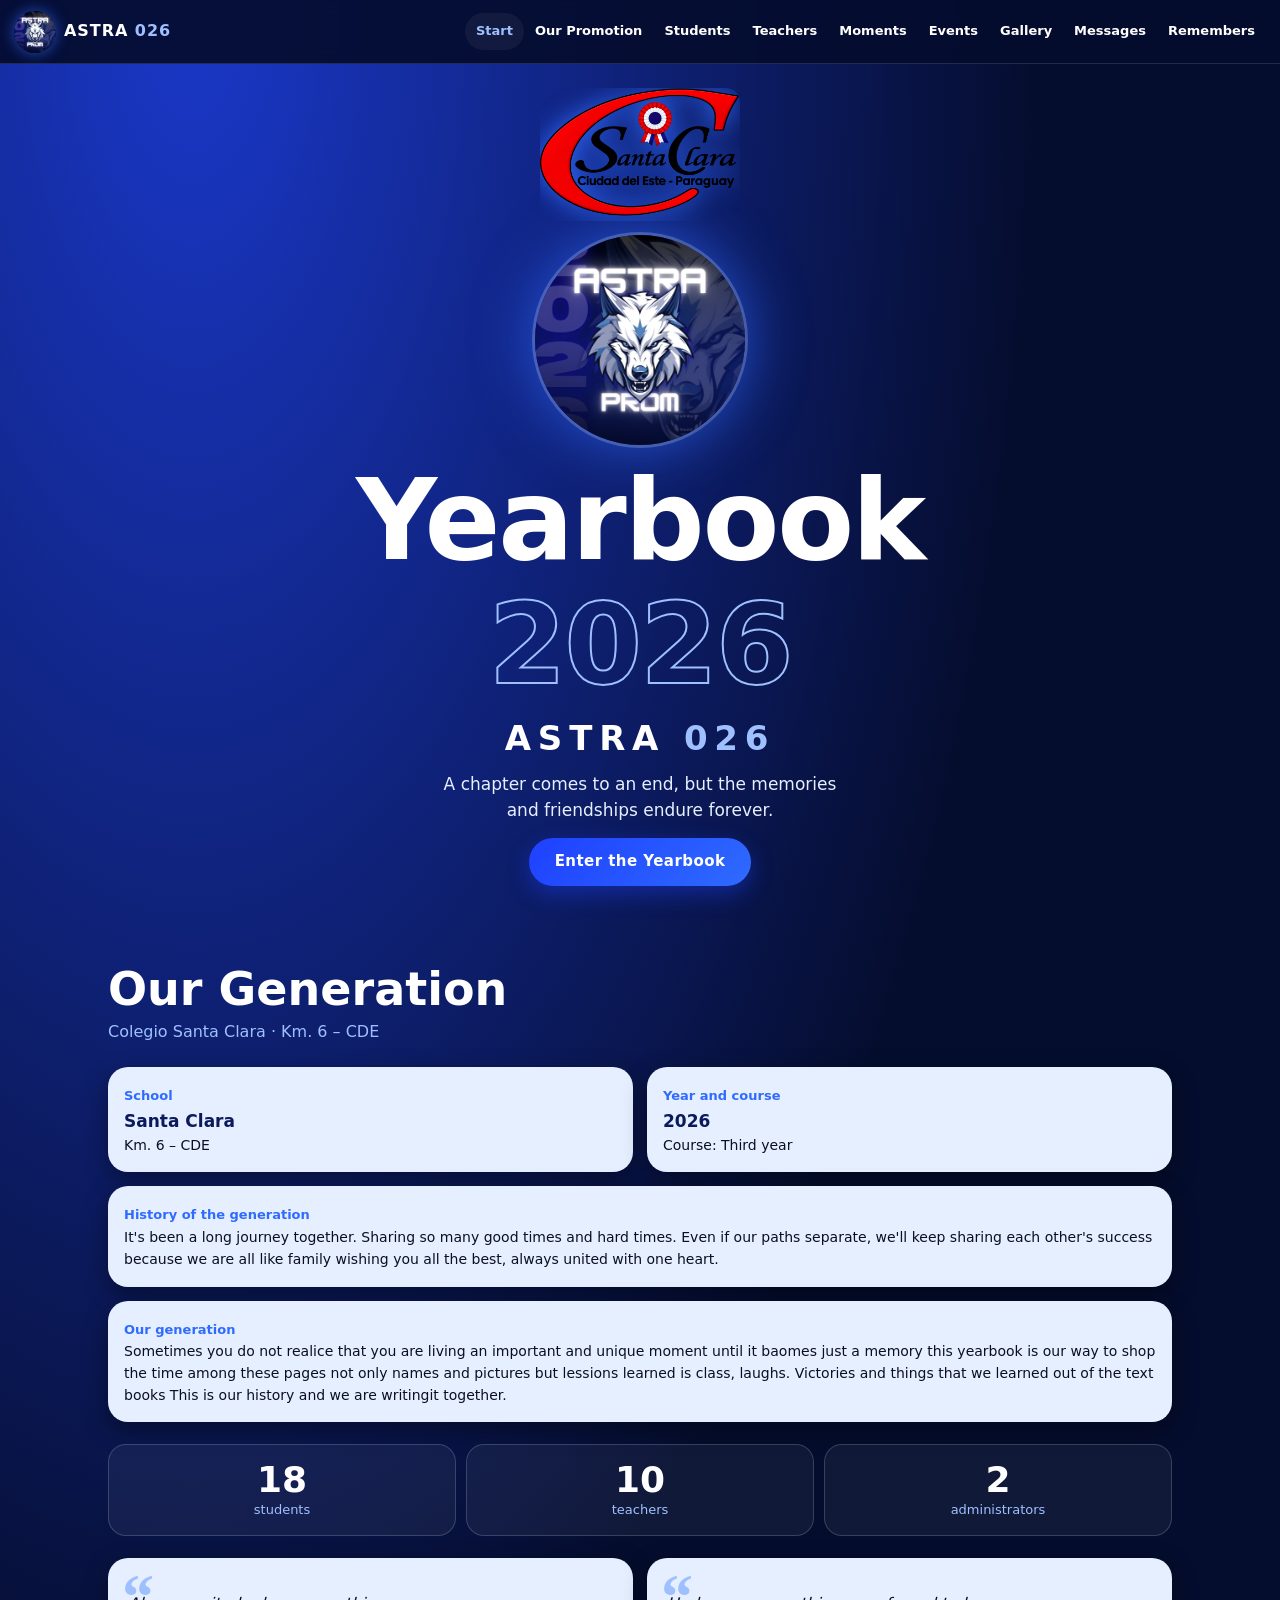
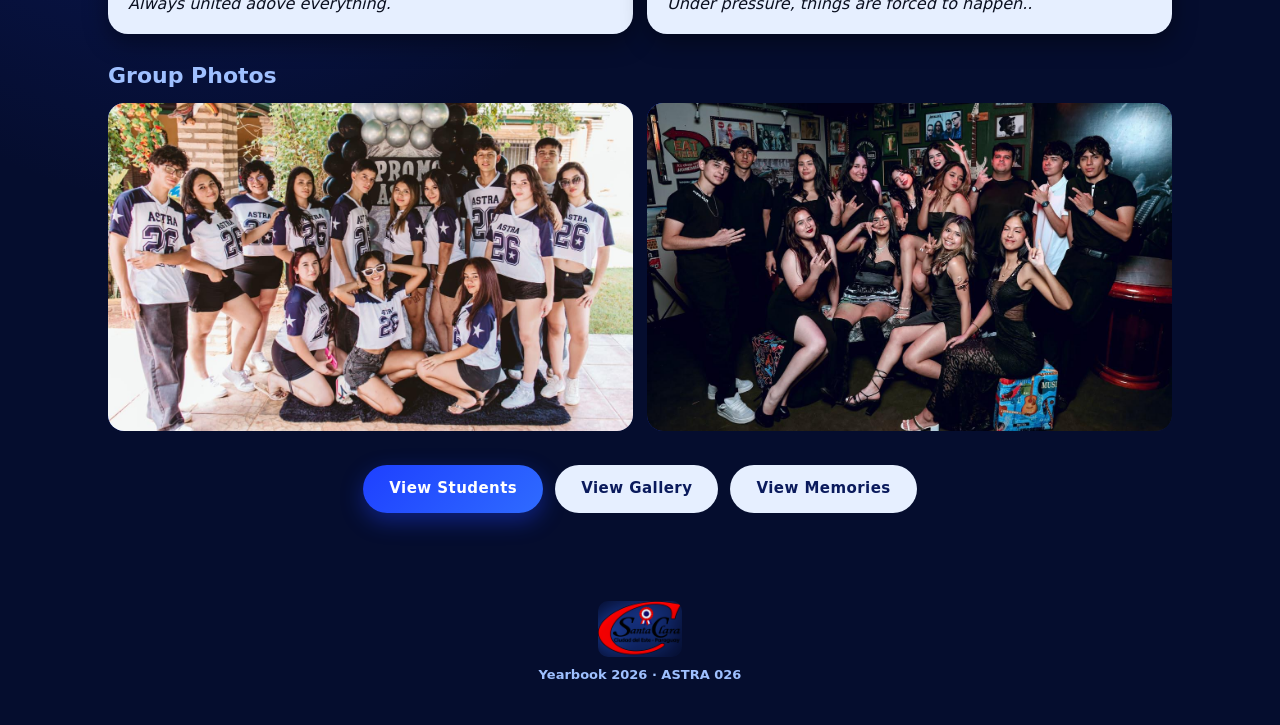
<file: index.html>
<!DOCTYPE html>
<html lang="es"><head><meta charset="utf-8"><meta name="viewport" content="width=device-width,initial-scale=1"><meta name="theme-color" content="#050d2e"><title>Anuario 2026 · ASTRA 026</title><link rel="icon" href="images/astra026.jpg"><link rel="stylesheet" href="css/style.css"></head>
<body data-page="index">
<section class="hero">
  <div class="crest"><img src="images/colegio.webp" alt="Colegio Santa Clara"></div>
  <img class="astra" src="images/astra026.jpg" alt="Logo ASTRA 026">
  <h1 class="big">Yearbook<span>2026</span></h1>
  <h2 class="promo">ASTRA <i>026</i></h2>
  <p class="frase">A chapter comes to an end, but the memories and friendships endure forever.</p>
  <a class="btn" href="#promocion">Enter the Yearbook</a>
</section>

<section class="sec" id="promocion">
  <h1 class="t rv">Our Generation</h1>
  <p class="sub rv">Colegio Santa Clara · Km. 6 – CDE</p>
  <div class="grid w">
    <div class="card rv"><small>School</small><h3>Santa Clara</h3><p>Km. 6 – CDE</p></div>
    <div class="card rv"><small>Year and course</small><h3>2026</h3><p>Course: Third year</p></div>
    <div class="card rv wide"><small>History of the generation</small><p>It's been a long journey together. Sharing so many good times and hard times. Even if our paths separate, we'll  keep sharing each other's success because we are all like family wishing you all the best, always united with one heart.</p></div>
    <div class="card rv wide"><small>Our generation</small><p>Sometimes you do not realice that you are living an important and unique moment until it baomes just a memory this yearbook is our way to shop the time among these pages not only names and pictures but lessions learned is class, laughs. Victories and things that we learned out of the text books This is our history and we are writingit together.</p></div>
  </div>
  <div class="stats rv"><div><b>18</b>students</div><div><b>10</b>teachers</div><div><b>2</b>administrators</div></div>
  <div class="grid w">
    <blockquote class="card quote rv"><p>Always united adove everything.</p></blockquote>
    <blockquote class="card quote rv"><p>Under pressure, things are forced to happen..</p></blockquote>
  </div>
  <h2 class="gh rv">Group Photos</h2>
  <div class="grid w">
    <div class="ph w rv"><span>Group Photo (Example)</span><img src="images/galeria/grupal1.jpg" alt="Group Photo 1" onerror="this.remove()"></div>
    <div class="ph w rv"><span>Group Photo (Example)</span><img src="images/galeria/grupal2.jpg" alt="Group Photo 2" onerror="this.remove()"></div>
  </div>
  <div class="cta rv"><a class="btn" href="alumnos.html">View Students</a><a class="btn alt" href="galeria.html">View Gallery</a><a class="btn alt" href="recuerdos.html">View Memories</a></div>
</section>
<script src="js/data.js" defer></script><script src="js/main.js" defer></script>
</body></html>
</file>
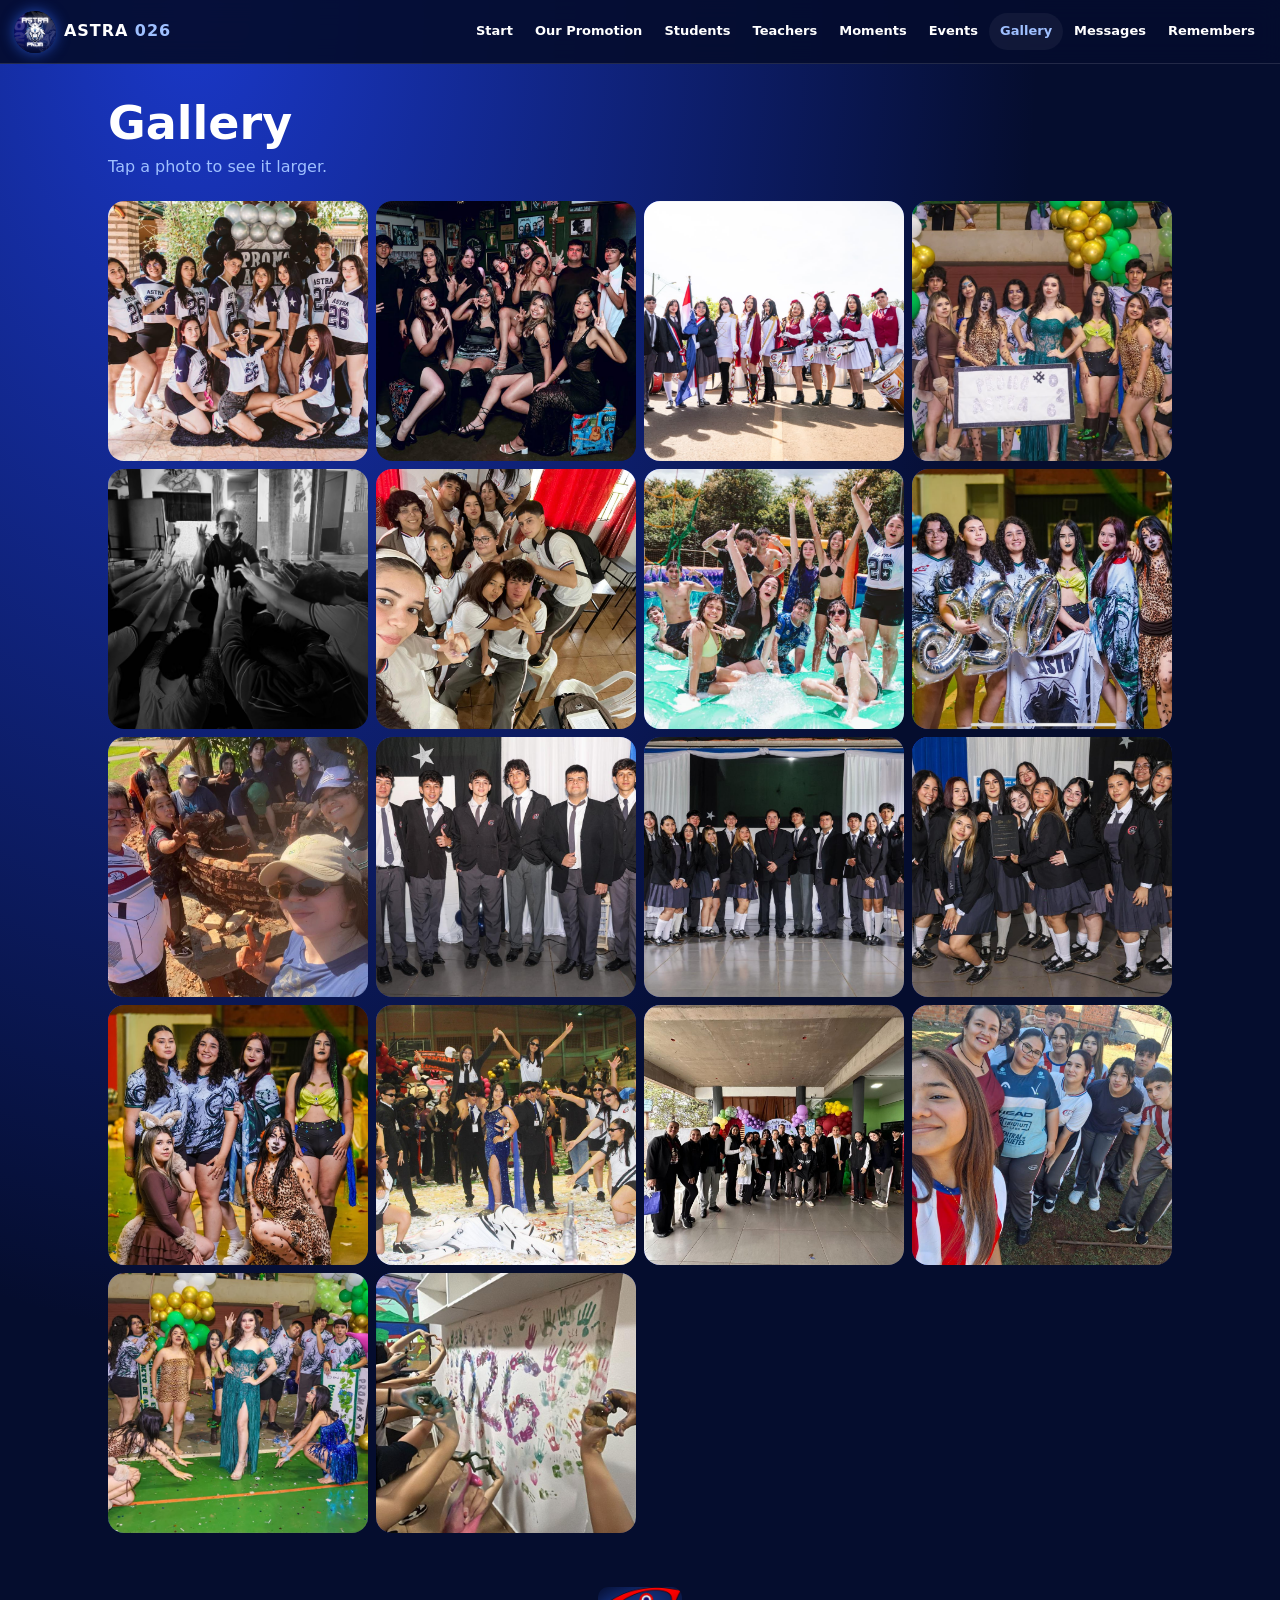
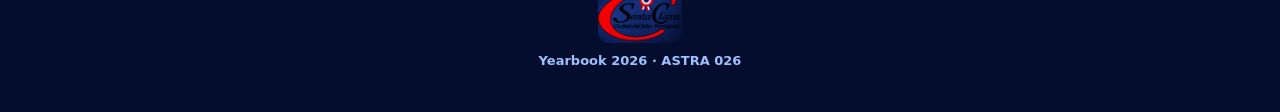
<file: galeria.html>
<!DOCTYPE html>
<html lang="es"><head><meta charset="utf-8"><meta name="viewport" content="width=device-width,initial-scale=1"><meta name="theme-color" content="#050d2e"><title>Galería · ASTRA 026</title><link rel="icon" href="images/astra026.jpg"><link rel="stylesheet" href="css/style.css"></head>
<body data-page="galeria"><main class="sec"><h1 class="t">Gallery</h1><p class="sub">Tap a photo to see it larger.</p><div id="app"></div></main>
<script src="js/data.js" defer></script><script src="js/main.js" defer></script><script src="js/galeria.js" defer></script>
</body></html>
</file>
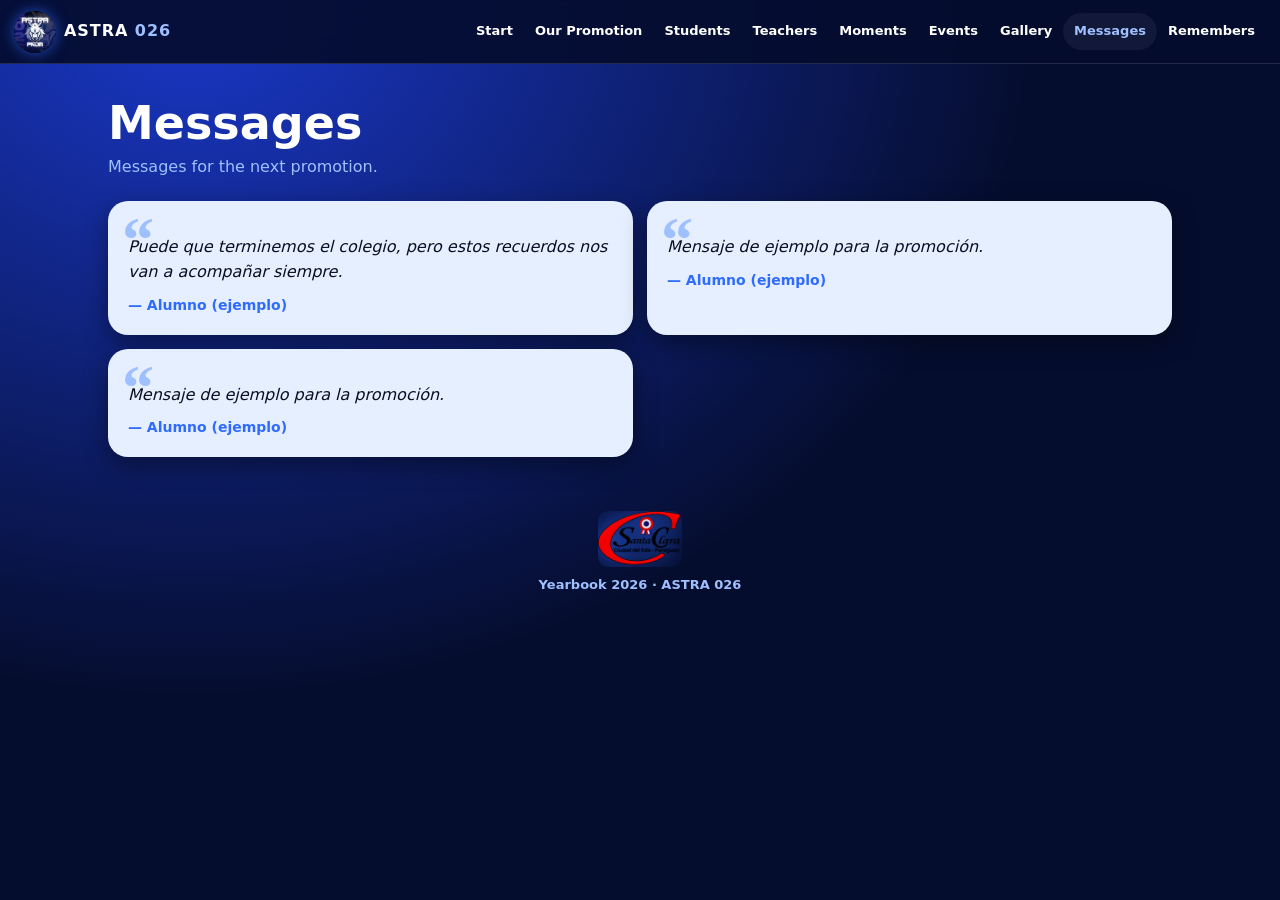
<file: mensajes.html>
<!DOCTYPE html>
<html lang="es"><head><meta charset="utf-8"><meta name="viewport" content="width=device-width,initial-scale=1"><meta name="theme-color" content="#050d2e"><title>Mensajes · ASTRA 026</title><link rel="icon" href="images/astra026.jpg"><link rel="stylesheet" href="css/style.css"></head>
<body data-page="mensajes"><main class="sec"><h1 class="t">Messages</h1><p class="sub">Messages for the next promotion.</p><div id="app"></div></main>
<script src="js/data.js" defer></script><script src="js/main.js" defer></script>
</body></html>
</file>
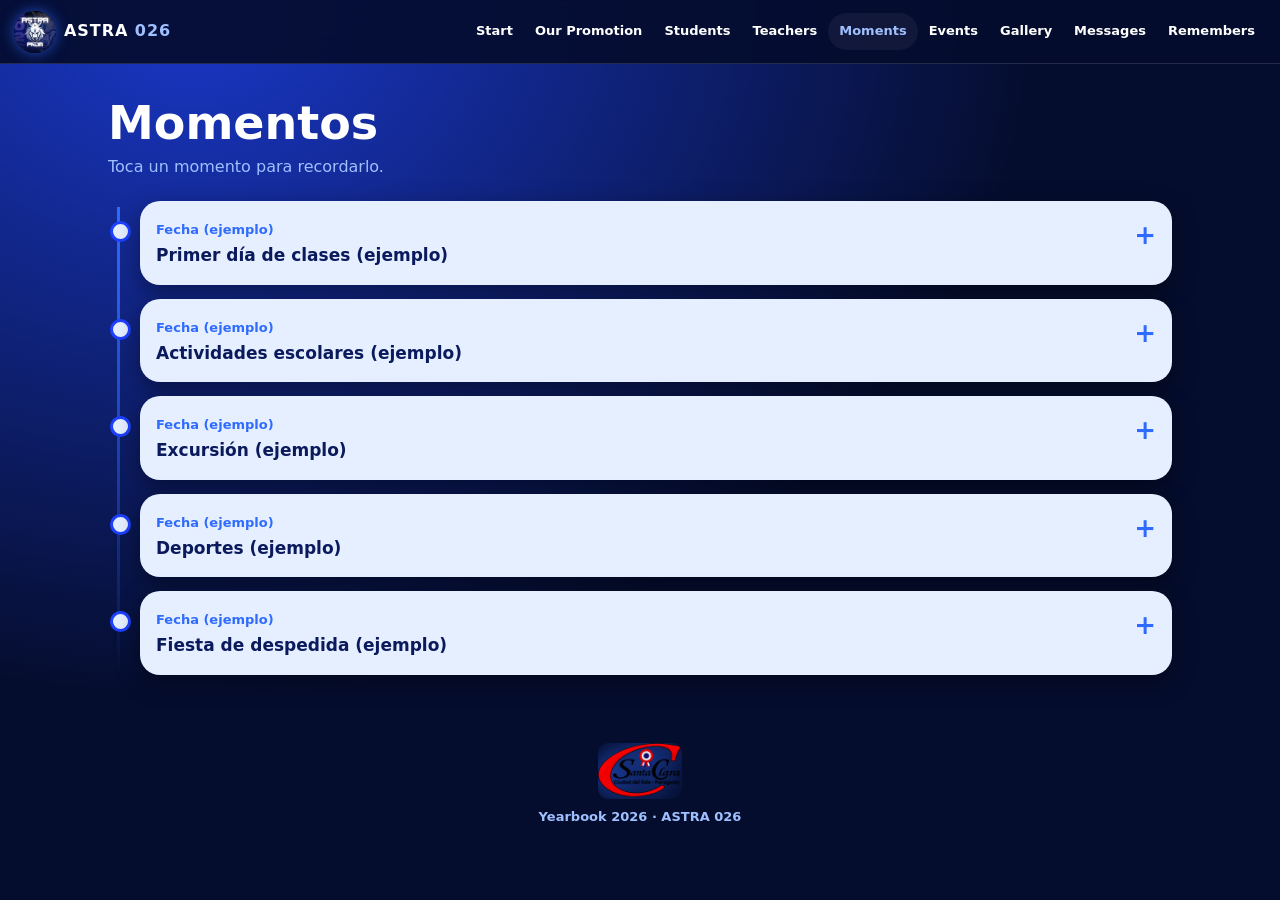
<file: momentos.html>
<!DOCTYPE html>
<html lang="es"><head><meta charset="utf-8"><meta name="viewport" content="width=device-width,initial-scale=1"><meta name="theme-color" content="#050d2e"><title>Momentos · ASTRA 026</title><link rel="icon" href="images/astra026.jpg"><link rel="stylesheet" href="css/style.css"></head>
<body data-page="momentos"><main class="sec"><h1 class="t">Momentos</h1><p class="sub">Toca un momento para recordarlo.</p><div id="app"></div></main>
<script src="js/data.js" defer></script><script src="js/main.js" defer></script>
</body></html>
</file>
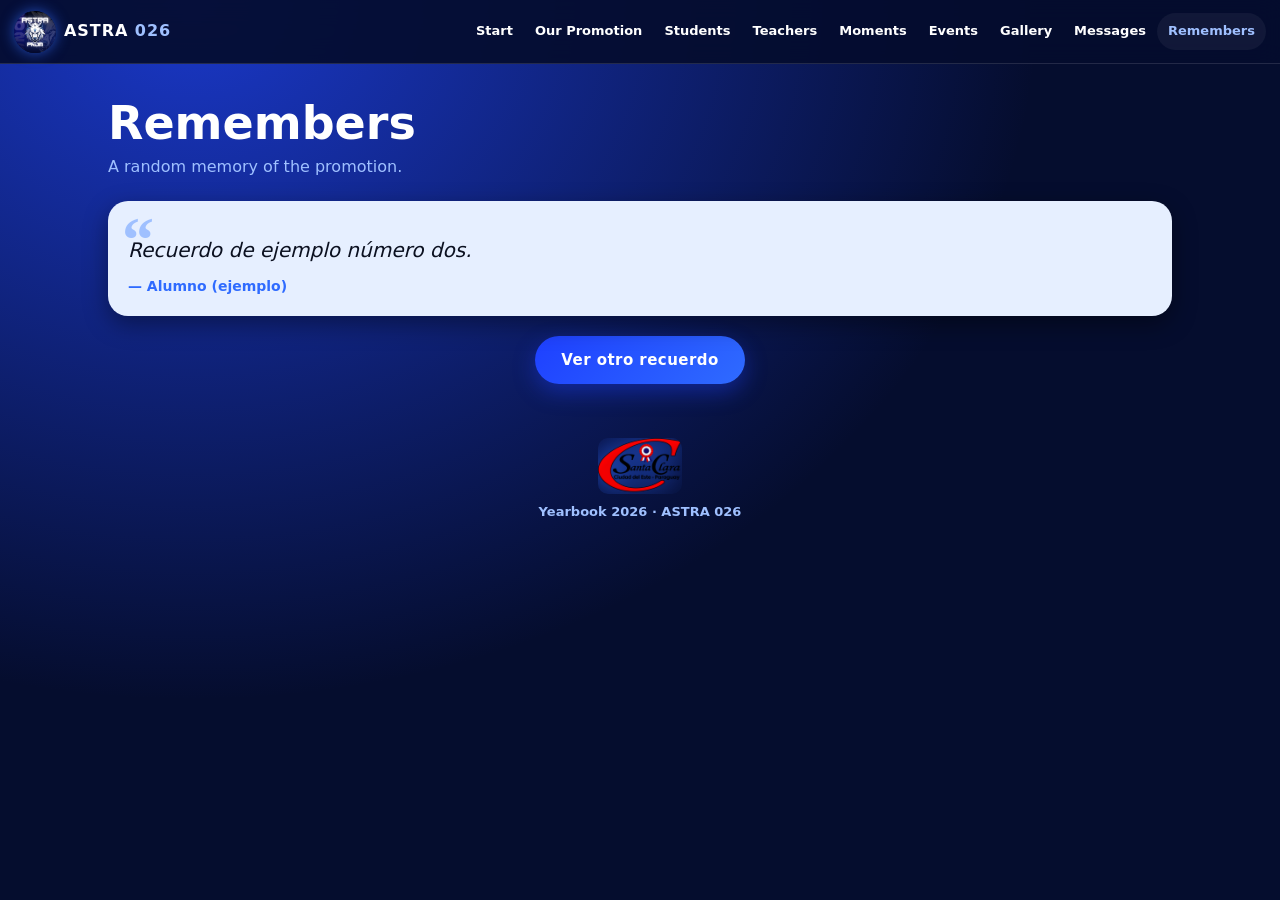
<file: recuerdos.html>
<!DOCTYPE html>
<html lang="es"><head><meta charset="utf-8"><meta name="viewport" content="width=device-width,initial-scale=1"><meta name="theme-color" content="#050d2e"><title>Recuerdos · ASTRA 026</title><link rel="icon" href="images/astra026.jpg"><link rel="stylesheet" href="css/style.css"></head>
<body data-page="recuerdos"><main class="sec"><h1 class="t">Remembers</h1><p class="sub">A random memory of the promotion.</p><div id="app"></div></main>
<script src="js/data.js" defer></script><script src="js/main.js" defer></script>
</body></html>
</file>
<file: css/style.css>
:root{--navy:#050d2e;--navy2:#0a1a5c;--blue:#1e40ff;--mid:#2f6bff;--sky:#e6efff;--sky2:#9fc0ff;--ink:#0b1020;--nav:64px}
*{box-sizing:border-box;margin:0;padding:0}
html{scroll-behavior:smooth;-webkit-text-size-adjust:100%}
body{font-family:"Trebuchet MS","Segoe UI",system-ui,sans-serif;background:radial-gradient(ellipse at 15% 0,#1a38c9 0,transparent 55%) no-repeat,var(--navy);color:#fff;line-height:1.55;padding-top:var(--nav);overflow-x:hidden;min-height:100vh}
h1,h2,h3{font-family:"Arial Black","Segoe UI Black",system-ui,sans-serif;line-height:1.1}
img{max-width:100%}
:focus-visible{outline:3px solid var(--sky2);outline-offset:2px}
.nav{position:fixed;top:0;left:0;right:0;height:var(--nav);z-index:50;display:flex;align-items:center;gap:10px;padding:0 14px;background:#050d2eeb;backdrop-filter:blur(12px);border-bottom:1px solid #ffffff1f}
.brand{display:flex;align-items:center;gap:8px;color:#fff;text-decoration:none;font-weight:800;letter-spacing:.06em}
.brand img{width:42px;height:42px;border-radius:50%;object-fit:cover;box-shadow:0 0 14px #2f6bffaa}
.brand i{font-style:normal;color:var(--sky2)}
.crest{backgroundnone;border-radius:10px;overflow:hidden;aspect-ratio:3/2;width:76px;margin-left:auto;display:block}
.crest img{filter:drop-shadow(0 0 12px #2f6bff);width:100%;height:100%;object-fit:contain;display:block}
.burger{margin-left:auto;width:46px;height:46px;border:0;border-radius:14px;background:#ffffff14;display:grid;place-content:center;gap:5px;cursor:pointer}
.burger span{display:block;width:22px;height:3px;border-radius:3px;background:#fff;transition:.25s}
.burger[aria-expanded=true] span:nth-child(1){transform:translateY(8px) rotate(45deg)}
.burger[aria-expanded=true] span:nth-child(2){opacity:0}
.burger[aria-expanded=true] span:nth-child(3){transform:translateY(-8px) rotate(-45deg)}
.menu{position:absolute;top:var(--nav);left:0;right:0;background:var(--navy);border-bottom:1px solid #ffffff22;opacity:0;visibility:hidden;transform:translateY(-10px);transition:.25s}
.menu.open{opacity:1;visibility:visible;transform:none}
.menu a{display:block;padding:16px 22px;color:#fff;text-decoration:none;font-weight:700;border-top:1px solid #ffffff14}
.menu a.on,.menu a:hover{color:var(--sky2);background:#ffffff0d}
@media(min-width:1100px){.burger{display:none}.crest{margin-left:6px}.menu{position:static;opacity:1;visibility:visible;transform:none;background:none;border:0;display:flex;margin-left:auto}.menu a{border:0;padding:8px 11px;font-size:13px;border-radius:99px}}
.sec{padding:34px 18px 20px;max-width:1100px;margin:auto}
.t{font-size:clamp(28px,8vw,46px);margin-bottom:6px}
.sub{color:var(--sky2);margin-bottom:22px}
.gh{font-size:22px;margin:30px 0 14px;color:var(--sky2)}
.grid{display:grid;gap:14px;grid-template-columns:repeat(2,1fr)}
.grid.w{grid-template-columns:1fr}.grid.g3{grid-template-columns:repeat(3,1fr);gap:8px}
@media(min-width:700px){.grid{grid-template-columns:repeat(3,1fr)}.grid.w{grid-template-columns:repeat(2,1fr)}.grid.g3{grid-template-columns:repeat(4,1fr)}}
@media(min-width:1000px){.grid{grid-template-columns:repeat(4,1fr)}.grid.w{grid-template-columns:repeat(2,1fr)}.grid.g3{grid-template-columns:repeat(4,1fr)}}
.wide{grid-column:1/-1}
.card{background:var(--sky);color:var(--ink);border-radius:20px;padding:16px;box-shadow:0 8px 24px #0006;transition:transform .25s,box-shadow .25s;font:inherit}
.card:hover{transform:translateY(-4px);box-shadow:0 14px 30px #1e40ff55}
.card small,.chip{color:var(--mid);font-weight:700;font-size:13px}
.chip{display:inline-block;background:var(--navy2);color:#fff;border-radius:99px;padding:3px 12px;margin:6px 0}
.card h3{font-size:17px;margin:4px 0;color:var(--navy2)}
.card p{font-size:14px}
.pc{border:0;text-align:center;cursor:pointer;display:block;width:100%}
.pc p{display:-webkit-box;-webkit-line-clamp:2;-webkit-box-orient:vertical;overflow:hidden;margin-top:4px}
.btn{display:inline-flex;align-items:center;justify-content:center;gap:8px;min-height:48px;padding:0 26px;border:0;border-radius:99px;background:linear-gradient(135deg,var(--blue),var(--mid));color:#fff;font-weight:700;font-size:15px;font-family:inherit;text-decoration:none;letter-spacing:.03em;box-shadow:0 8px 22px #1e40ff66;cursor:pointer;transition:transform .15s,box-shadow .2s}
.btn:hover{transform:translateY(-2px);box-shadow:0 12px 28px #1e40ff99}.btn:active{transform:scale(.95)}
.btn.alt{background:var(--sky);color:var(--navy2);box-shadow:none}
.card .btn{margin-top:12px;width:100%}
.cta{display:flex;flex-wrap:wrap;gap:12px;justify-content:center;margin:34px 0}
.ph{position:relative;display:grid;place-items:center;aspect-ratio:1;border-radius:16px;overflow:hidden;background:linear-gradient(135deg,var(--blue),var(--navy2));color:#fff;font-weight:800;font-size:30px;text-align:center}
.ph img{position:absolute;inset:0;width:100%;height:100%;object-fit:cover}
.ph.w{aspect-ratio:16/10;font-size:15px;padding:8px}.pc .ph{aspect-ratio:4/5;margin-bottom:10px}
.tb{border:0;padding:0;background:none;cursor:pointer;display:block;width:100%;border-radius:16px;transition:transform .2s}.tb:active{transform:scale(.95)}.tb:hover{transform:scale(1.03)}
.tb .ph{font-size:12px;padding:6px}
.hero{min-height:calc(100svh - var(--nav));display:flex;flex-direction:column;align-items:center;justify-content:center;text-align:center;padding:24px 20px 44px;gap:14px}
.hero>*{animation:up .8s backwards}.hero>:nth-child(3){animation-delay:.3s}.hero>:nth-child(4){animation-delay:.45s}.hero>:nth-child(5){animation-delay:.6s}.hero>:nth-child(6){animation-delay:.75s}
.hero .crest{width:200px;margin:0;border-radius:14px}
.astra{width:min(52vw,210px);aspect-ratio:1;border-radius:50%;object-fit:cover;box-shadow:0 0 0 3px #ffffff33,0 0 60px #2f6bffbb;animation:up .8s .15s backwards,fl 5s 1s ease-in-out infinite}
.big{font-size:clamp(46px,16vw,112px);letter-spacing:-.02em}
.big span{display:block;color:transparent;-webkit-text-stroke:2px var(--sky2)}
.promo{font-size:clamp(22px,7vw,34px);letter-spacing:.2em}.promo i{font-style:normal;color:var(--sky2)}
.frase{max-width:420px;color:var(--sky);font-size:17px}
.stats{display:grid;grid-template-columns:repeat(3,1fr);gap:10px;margin:22px 0;text-align:center;font-size:13px;color:var(--sky2)}
.stats div{border:1px solid #ffffff2b;border-radius:18px;padding:14px 4px;background:#ffffff0d}
.stats b{display:block;font:900 36px "Arial Black",system-ui;color:#fff}
.tl{position:relative;padding-left:32px}.tl::before{content:"";position:absolute;left:9px;top:6px;bottom:0;width:3px;background:linear-gradient(var(--mid),transparent)}
.it{position:relative;margin-bottom:14px}.it::before{content:"";position:absolute;left:-30px;top:20px;width:15px;height:15px;border-radius:50%;background:var(--sky);border:3px solid var(--blue)}
.it .card{cursor:pointer;position:relative;padding-right:46px}
.more{max-height:0;overflow:hidden;transition:max-height .4s}.it.open .more{max-height:320px;margin-top:6px}
.plus{position:absolute;right:16px;top:14px;font-size:26px;font-weight:700;color:var(--mid);transition:transform .3s}.it.open .plus{transform:rotate(45deg)}
.quote{position:relative;padding:34px 20px 18px}.quote::before{content:"“";position:absolute;top:2px;left:14px;font:900 64px Georgia,serif;color:var(--sky2)}
.quote p{font-size:16px;font-style:italic}.quote footer{margin-top:10px;font-weight:700;color:var(--mid);font-size:14px}
.big-q p{font-size:20px}
.sheet{position:fixed;inset:0;z-index:100;background:radial-gradient(ellipse at 50% 0,#1a38c9 0,transparent 60%) no-repeat,var(--navy);overflow-y:auto;transform:translateY(100%);opacity:0;transition:transform .38s cubic-bezier(.2,.8,.2,1),opacity .3s}
.sheet.open{transform:none;opacity:1}
.sh{max-width:560px;margin:auto;padding:20px 18px 50px;text-align:center}
.sh .back{float:left;min-height:44px;padding:0 18px;font-size:14px}
.sh .ph.big{clear:both;width:min(70vw,260px);margin:64px auto 18px;border-radius:28px;font-size:64px;aspect-ratio:4/5}
.sh h2{font-size:28px}.sh h3{margin:28px 0 12px;color:var(--sky2)}
.sh blockquote{margin:16px 0;padding:14px;border-left:4px solid var(--mid);background:#ffffff12;border-radius:0 14px 14px 0;font-style:italic;text-align:left}
.sh p{color:var(--sky);text-align:left}
.lb{position:fixed;inset:0;z-index:200;background:#020617f2;display:flex;flex-direction:column;align-items:center;justify-content:center;gap:12px;padding:56px 12px 16px;opacity:0;pointer-events:none;transition:opacity .25s}
.lb.open{opacity:1;pointer-events:auto}
.lb .x{position:absolute;top:10px;right:10px;width:48px;height:48px;border:0;border-radius:50%;background:var(--sky);color:var(--navy2);font-size:20px;cursor:pointer}
.stage{width:100%;max-width:900px;display:grid;place-items:center}
.stage img,.stage .ex{max-height:68vh;max-width:100%;border-radius:14px;animation:zoom .3s}
.stage .ex{width:min(90vw,520px);aspect-ratio:4/3}
.cap{color:var(--sky);min-height:24px;text-align:center}
.nv{display:flex;align-items:center;gap:16px;color:var(--sky2)}.nv .btn{width:56px;padding:0;font-size:28px}
.foot{display:flex;flex-direction:column;align-items:center;gap:8px;padding:34px 16px 40px;color:var(--sky2);font-size:13px;text-align:center}
.foot .crest{width:84px;margin:0}
.rv{opacity:0}.rv.in{opacity:1;animation:up .6s var(--d,0s) backwards}
@keyframes up{from{opacity:0;transform:translateY(22px)}}
@keyframes zoom{from{opacity:0;transform:scale(.92)}}
@keyframes fl{50%{transform:translateY(-8px)}}
@media(prefers-reduced-motion:reduce){*{animation:none!important;transition:none!important;scroll-behavior:auto!important}.rv{opacity:1}}
</file>
